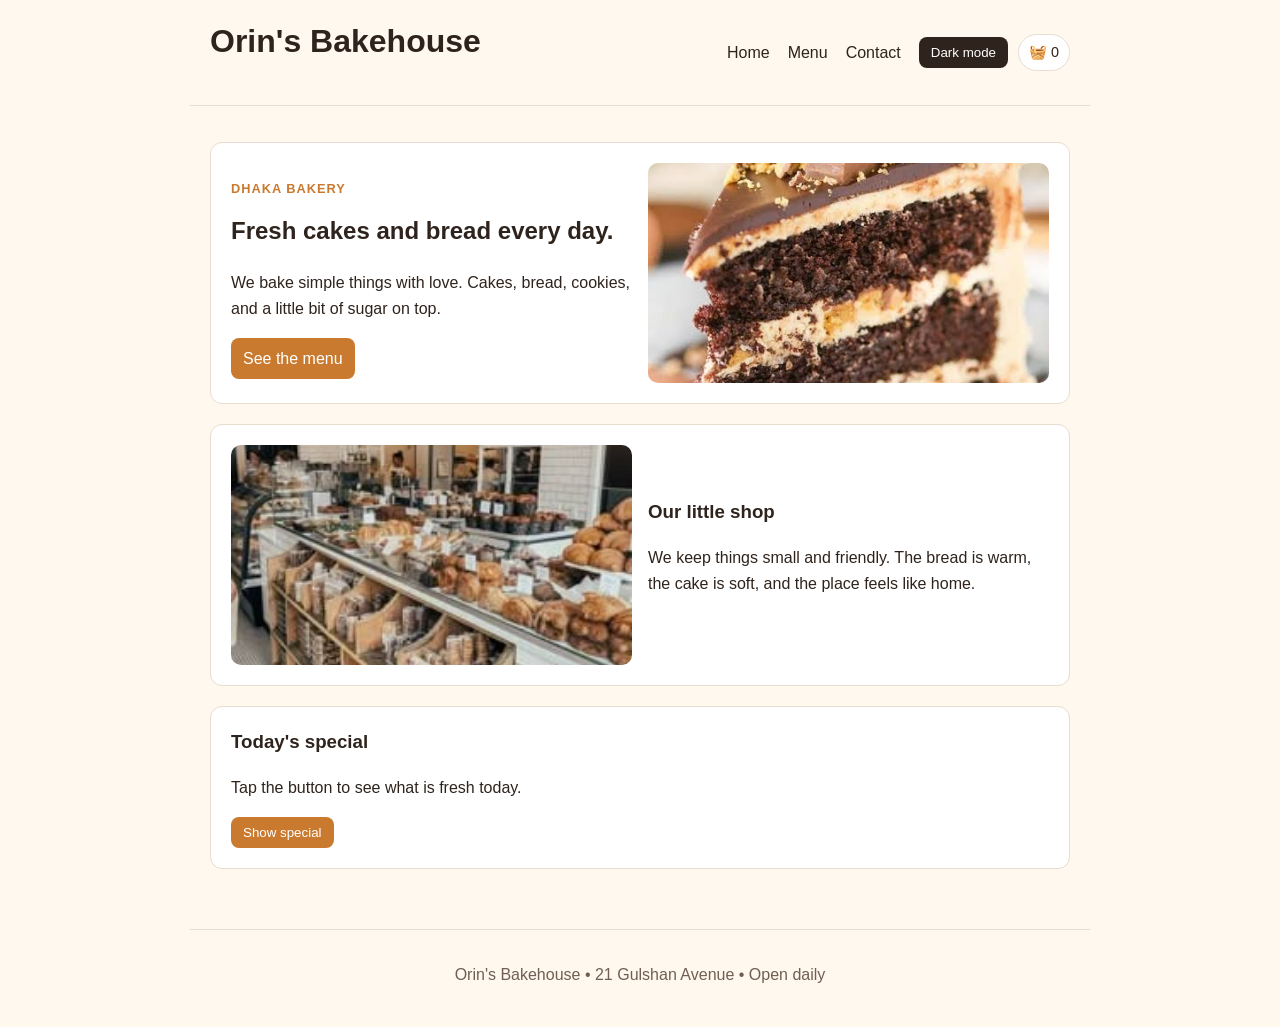
<file: index.html>
<!DOCTYPE html>
<html lang="en">
<head>
  <meta charset="UTF-8">
  <meta name="viewport" content="width=device-width, initial-scale=1.0">
  <title>Orin's Bakehouse</title>
  <link rel="stylesheet" href="style.css">
</head>
<body>
  <header>
    <h1>Orin's Bakehouse</h1>
    <nav>
      <a href="index.html">Home</a>
      <a href="products.html">Menu</a>
      <a href="contact.html">Contact</a>
      <button class="theme-toggle" onclick="toggleTheme()">Dark mode</button>
      <span class="cart-badge">🧺 <span id="cartCount">0</span></span>
    </nav>
  </header>

  <main>
    <section class="box">
      <div>
        <p class="small">Dhaka bakery</p>
        <h2>Fresh cakes and bread every day.</h2>
        <p>We bake simple things with love. Cakes, bread, cookies, and a little bit of sugar on top.</p>
        <a class="btn" href="products.html">See the menu</a>
      </div>
      <img src="frosted layer cake close up.jpg" alt="Cake on a table">
    </section>

    <section class="box">
      <img src="bakery-interior.jpg" alt="Inside the bakery">
      <div>
        <h3>Our little shop</h3>
        <p>We keep things small and friendly. The bread is warm, the cake is soft, and the place feels like home.</p>
      </div>
    </section>

    <section class="box special">
      <div>
        <h3>Today's special</h3>
        <p>Tap the button to see what is fresh today.</p>
        <button id="specialBtn" onclick="revealSpecial()">Show special</button>
      </div>
      <div id="specialBox" class="hidden">
        <img src="daily-special.jpg" alt="Pistachio rose cake">
        <p><strong>Pistachio Rose Cake</strong><br>Soft cake with rose flavor and a light glaze.</p>
      </div>
    </section>
  </main>

  <footer>
    <p>Orin's Bakehouse • 21 Gulshan Avenue • Open daily</p>
  </footer>

  <script src="script.js"></script>
</body>
</html>
</file>
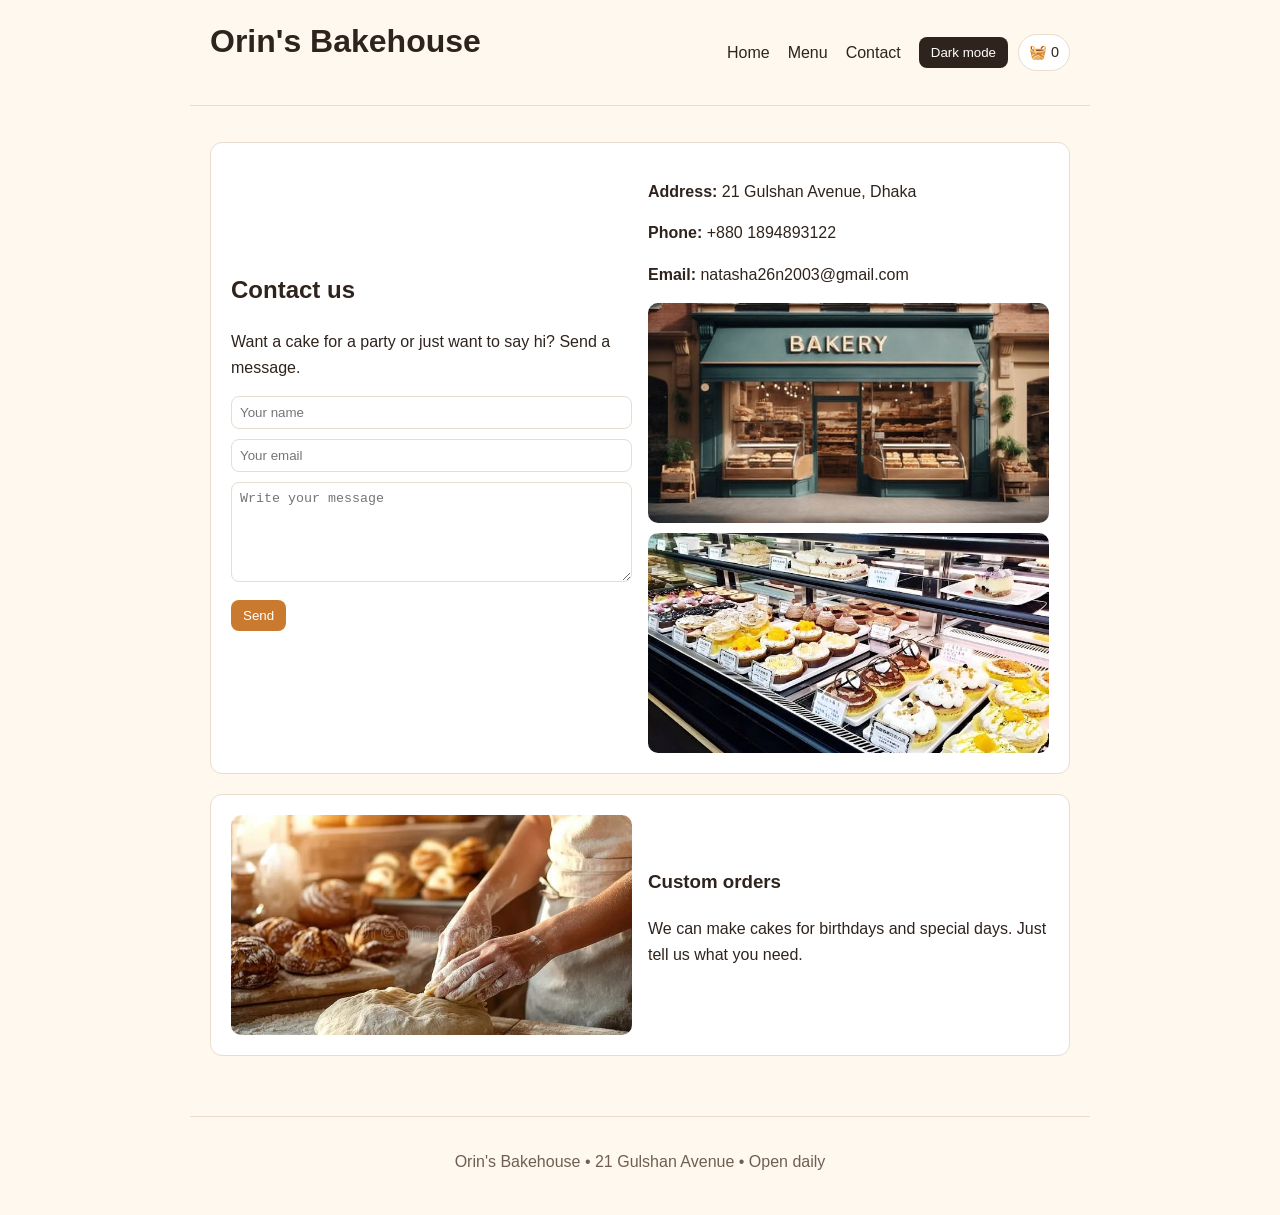
<file: contact.html>
<!DOCTYPE html>
<html lang="en">
<head>
  <meta charset="UTF-8">
  <meta name="viewport" content="width=device-width, initial-scale=1.0">
  <title>Contact - Orin's Bakehouse</title>
  <link rel="stylesheet" href="style.css">
</head>
<body>
  <header>
    <h1>Orin's Bakehouse</h1>
    <nav>
      <a href="index.html">Home</a>
      <a href="products.html">Menu</a>
      <a href="contact.html">Contact</a>
      <button class="theme-toggle" onclick="toggleTheme()">Dark mode</button>
      <span class="cart-badge">🧺 <span id="cartCount">0</span></span>
    </nav>
  </header>

  <main>
    <section class="box">
      <div>
        <h2>Contact us</h2>
        <p>Want a cake for a party or just want to say hi? Send a message.</p>
        <form id="contactForm">
          <input type="text" id="nameInput" placeholder="Your name">
          <input type="email" id="emailInput" placeholder="Your email">
          <textarea id="messageInput" placeholder="Write your message"></textarea>
          <button type="button" onclick="sendMessage()">Send</button>
          <p id="formStatus" class="form-status"></p>
        </form>
      </div>
      <div>
        <p><strong>Address:</strong> 21 Gulshan Avenue, Dhaka</p>
        <p><strong>Phone:</strong> +880 1894893122</p>
        <p><strong>Email:</strong> natasha26n2003@gmail.com</p>
        <img src="storefront.jpg" alt="Bakery storefront">
        <img src="counter.jpg" alt="Bakery counter" class="small-image">
      </div>
    </section>

    <section class="box">
      <img src="team-baking.jpg" alt="People baking in the bakery">
      <div>
        <h3>Custom orders</h3>
        <p>We can make cakes for birthdays and special days. Just tell us what you need.</p>
      </div>
    </section>
  </main>

  <footer>
    <p>Orin's Bakehouse • 21 Gulshan Avenue • Open daily</p>
  </footer>

  <script src="script.js"></script>
</body>
</html>
</file>
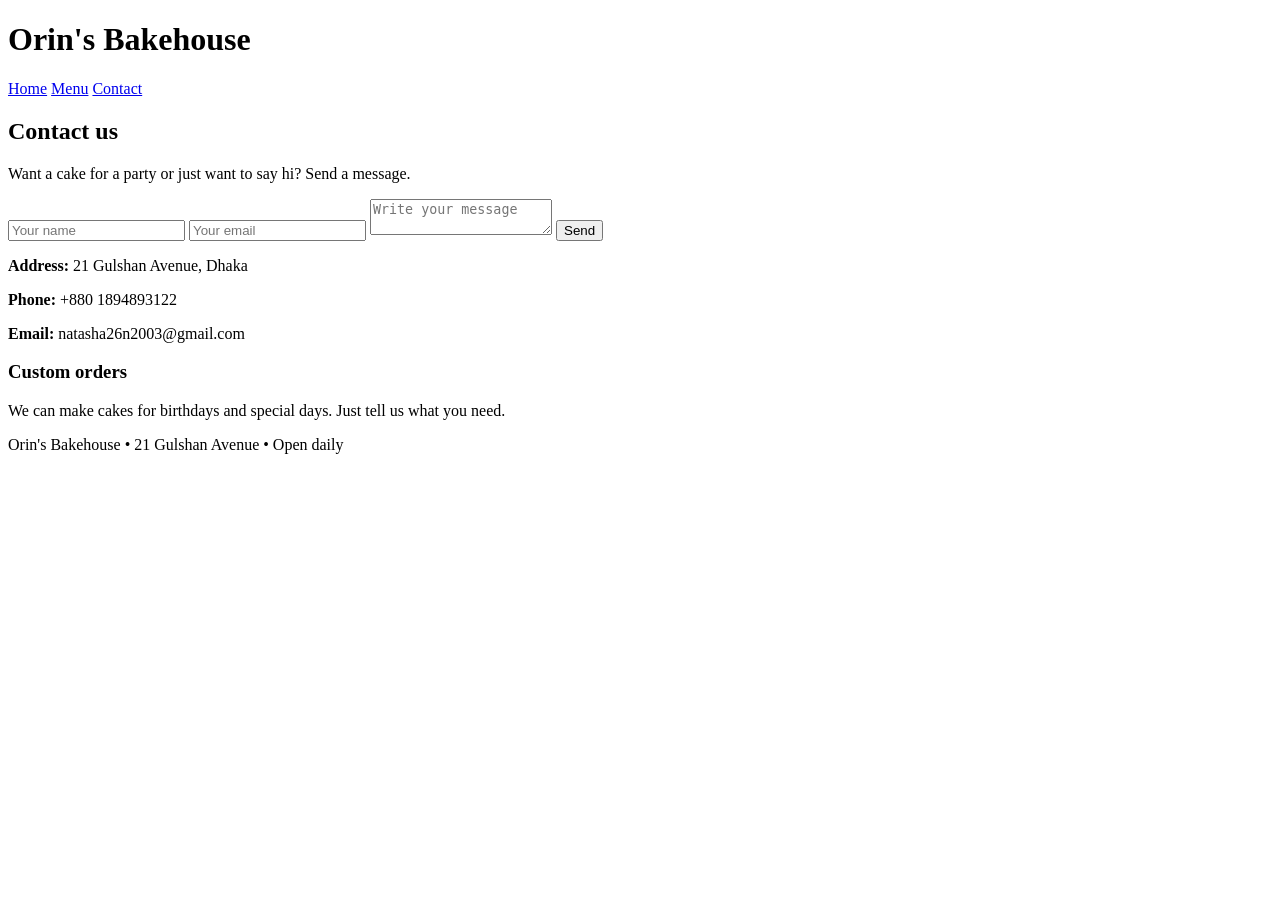
<file: initialContact.html>
<!DOCTYPE html>
<html lang="en">
<head>
    <meta charset="UTF-8">
    <meta name="viewport" content="width=device-width, initial-scale=1.0">
    <title>Orin's Bakehouse - Contact</title>
</head>
<body>
    <!-- Header -->
    <header>
        <h1>Orin's Bakehouse</h1>
        <nav>
            <a href="index.html">Home</a>
            <a href="products.html">Menu</a>
            <a href="contact.html">Contact</a>
        </nav>
    </header>

    <!-- Main Content -->
    <main>
        <!-- Contact Section -->
        <section>
            <h2>Contact us</h2>
            <p>Want a cake for a party or just want to say hi? Send a message.</p>
            
            <!-- Contact Form -->
            <form>
                <input type="text" placeholder="Your name">
                <input type="email" placeholder="Your email">
                <textarea placeholder="Write your message"></textarea>
                <button type="submit">Send</button>
            </form>

            <!-- Contact Info -->
            <div>
                <p><strong>Address:</strong> 21 Gulshan Avenue, Dhaka</p>
                <p><strong>Phone:</strong> +880 1894893122</p>
                <p><strong>Email:</strong> natasha26n2003@gmail.com</p>
            </div>
        </section>

        <!-- Custom Orders Section -->
        <section>
            <h3>Custom orders</h3>
            <p>We can make cakes for birthdays and special days. Just tell us what you need.</p>
        </section>
    </main>

    <!-- Footer -->
    <footer>
        <p>Orin's Bakehouse • 21 Gulshan Avenue • Open daily</p>
    </footer>
</body>
</html>
</file>
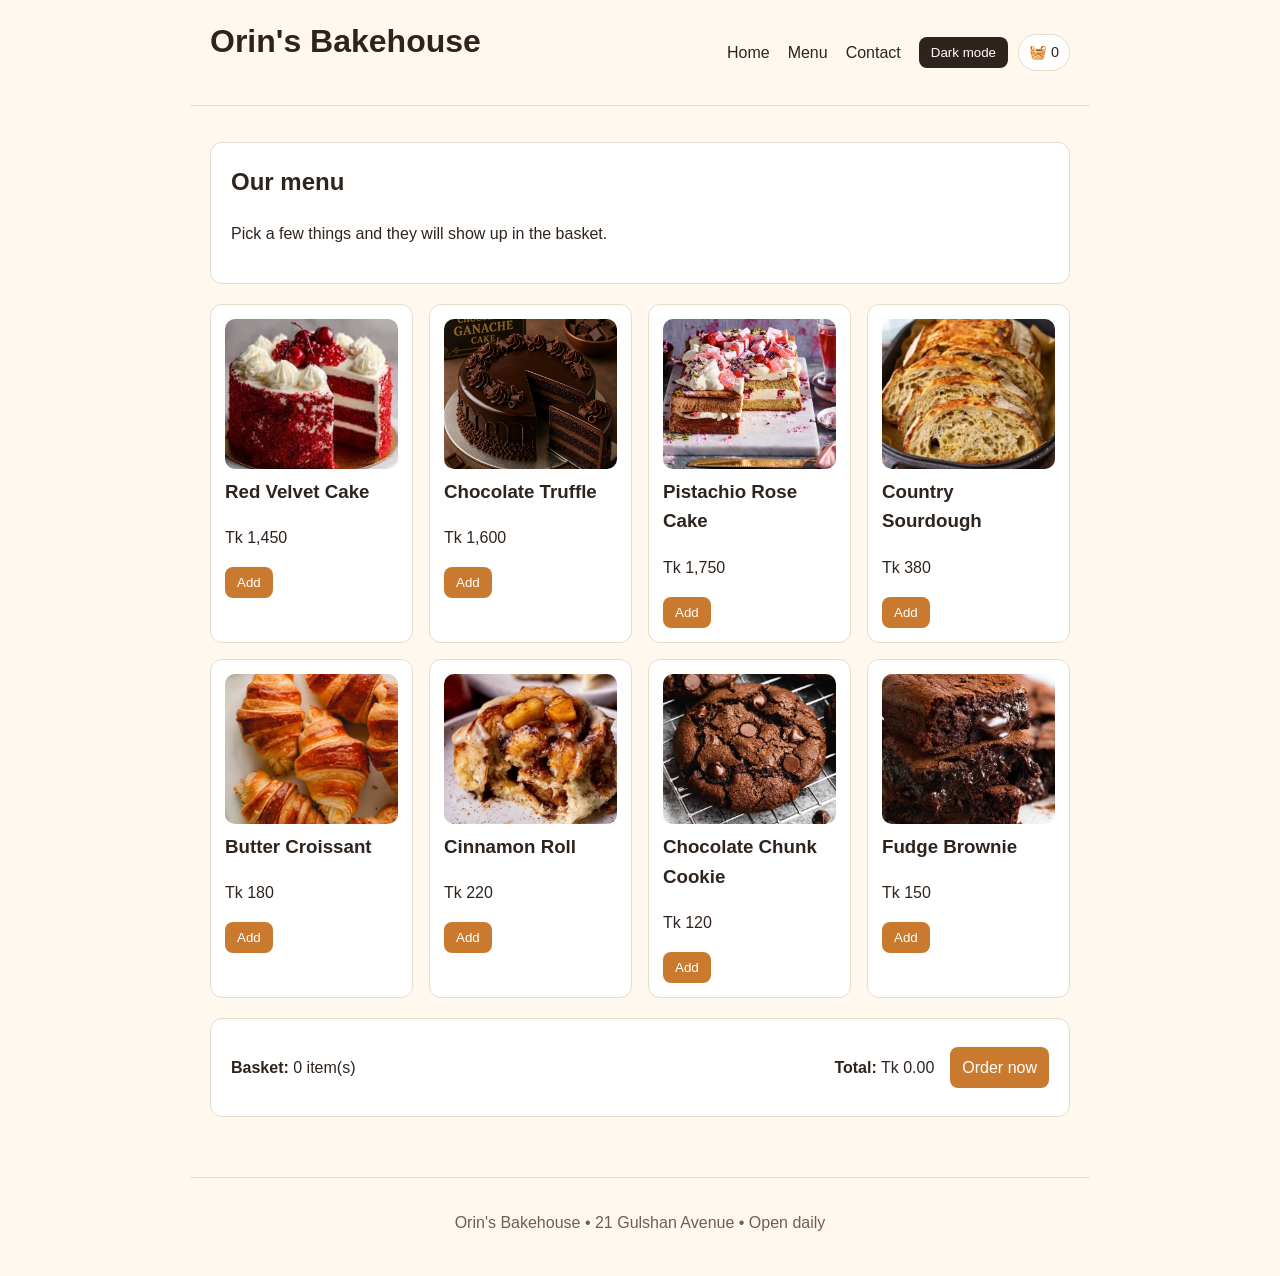
<file: products.html>
<!DOCTYPE html>
<html lang="en">
<head>
  <meta charset="UTF-8">
  <meta name="viewport" content="width=device-width, initial-scale=1.0">
  <title>Menu - Orin's Bakehouse</title>
  <link rel="stylesheet" href="style.css">
</head>
<body>
  <header>
    <h1>Orin's Bakehouse</h1>
    <nav>
      <a href="index.html">Home</a>
      <a href="products.html">Menu</a>
      <a href="contact.html">Contact</a>
      <button class="theme-toggle" onclick="toggleTheme()">Dark mode</button>
      <span class="cart-badge">🧺 <span id="cartCount">0</span></span>
    </nav>
  </header>

  <main>
    <section class="box">
      <div>
        <h2>Our menu</h2>
        <p>Pick a few things and they will show up in the basket.</p>
      </div>
    </section>

    <section class="grid">
      <article class="card">
        <img src="red-velvet-cake.jpg" alt="Red velvet cake">
        <h3>Red Velvet Cake</h3>
        <p>Tk 1,450</p>
        <button onclick="addToCart('Red Velvet Cake', 1450)">Add</button>
      </article>
      <article class="card">
        <img src="chocolate-truffle-cake.jpg" alt="Chocolate truffle cake">
        <h3>Chocolate Truffle</h3>
        <p>Tk 1,600</p>
        <button onclick="addToCart('Chocolate Truffle Cake', 1600)">Add</button>
      </article>
      <article class="card">
        <img src="pistachio-rose-cake.jpg" alt="Pistachio rose cake">
        <h3>Pistachio Rose Cake</h3>
        <p>Tk 1,750</p>
        <button onclick="addToCart('Pistachio Rose Cake', 1750)">Add</button>
      </article>
      <article class="card">
        <img src="sourdough-bread.jpg" alt="Sourdough bread">
        <h3>Country Sourdough</h3>
        <p>Tk 380</p>
        <button onclick="addToCart('Country Sourdough', 380)">Add</button>
      </article>
      <article class="card">
        <img src="butter-croissant.jpg" alt="Butter croissant">
        <h3>Butter Croissant</h3>
        <p>Tk 180</p>
        <button onclick="addToCart('Butter Croissant', 180)">Add</button>
      </article>
      <article class="card">
        <img src="cinnamon-roll.jpg" alt="Cinnamon roll">
        <h3>Cinnamon Roll</h3>
        <p>Tk 220</p>
        <button onclick="addToCart('Cinnamon Roll', 220)">Add</button>
      </article>
      <article class="card">
        <img src="chocolate-chunk-cookie.jpg" alt="Chocolate chunk cookie">
        <h3>Chocolate Chunk Cookie</h3>
        <p>Tk 120</p>
        <button onclick="addToCart('Chocolate Chunk Cookie', 120)">Add</button>
      </article>
      <article class="card">
        <img src="fudge-brownie.jpg" alt="Fudge brownie">
        <h3>Fudge Brownie</h3>
        <p>Tk 150</p>
        <button onclick="addToCart('Fudge Brownie', 150)">Add</button>
      </article>
    </section>

    <section class="box summary">
      <p><strong>Basket:</strong> <span id="cartCountSummary">0</span> item(s)</p>
      <p><strong>Total:</strong> Tk <span id="cartTotal">0.00</span></p>
      <a class="btn" href="contact.html">Order now</a>
    </section>
  </main>

  <footer>
    <p>Orin's Bakehouse • 21 Gulshan Avenue • Open daily</p>
  </footer>

  <script src="script.js"></script>
</body>
</html>
</file>
<file: style.css>
:root {
  --bg: #fff8ee;
  --card: #ffffff;
  --text: #2f241d;
  --muted: #6f5f52;
  --accent: #c97a2f;
  --accent-dark: #8f5620;
  --border: #e8dccf;
}

[data-theme="dark"] {
  --bg: #221a15;
  --card: #2e241d;
  --text: #f7efe7;
  --muted: #d8c2a3;
  --accent: #e3a24f;
  --accent-dark: #f6c36c;
  --border: #4a3b2f;
}

* { box-sizing: border-box; }
body {
  margin: 0;
  font-family: Arial, sans-serif;
  background: var(--bg);
  color: var(--text);
  line-height: 1.6;
}

header, main, footer {
  max-width: 900px;
  margin: 0 auto;
  padding: 16px 20px;
}

header {
  display: flex;
  justify-content: space-between;
  align-items: center;
  gap: 12px;
  border-bottom: 1px solid var(--border);
}

nav { display: flex; align-items: center; gap: 10px; flex-wrap: wrap; }
nav a { color: var(--text); text-decoration: none; margin-right: 8px; }

h1, h2, h3 { margin-top: 0; }
img { width: 100%; display: block; border-radius: 10px; }

.box {
  background: var(--card);
  border: 1px solid var(--border);
  border-radius: 12px;
  padding: 20px;
  margin: 20px 0;
  display: grid;
  gap: 16px;
  grid-template-columns: 1fr 1fr;
  align-items: center;
}

.box img { height: 220px; object-fit: cover; }
.small { color: var(--accent); text-transform: uppercase; letter-spacing: 1px; font-size: 0.8em; font-weight: bold; }
.btn, button {
  display: inline-block;
  background: var(--accent);
  color: white;
  border: none;
  padding: 8px 12px;
  border-radius: 8px;
  text-decoration: none;
  cursor: pointer;
}
.btn:hover, button:hover { background: var(--accent-dark); }
.theme-toggle { background: var(--text); color: var(--card); }
.cart-badge {
  background: var(--card);
  border: 1px solid var(--border);
  padding: 6px 10px;
  border-radius: 999px;
  font-size: 0.9em;
}

.grid {
  display: grid;
  grid-template-columns: repeat(auto-fit, minmax(200px, 1fr));
  gap: 16px;
  margin: 20px 0;
}
.card {
  background: var(--card);
  border: 1px solid var(--border);
  border-radius: 12px;
  padding: 14px;
}
.card img { height: 150px; object-fit: cover; margin-bottom: 8px; }
.summary {
  grid-template-columns: 1fr auto auto;
  align-items: center;
}

form input, form textarea {
  width: 100%;
  padding: 8px;
  margin-bottom: 10px;
  border: 1px solid var(--border);
  border-radius: 8px;
  background: var(--card);
  color: var(--text);
}
form textarea { min-height: 100px; }
.small-image { margin-top: 10px; height: 120px; object-fit: cover; }
.form-status { margin-top: 8px; font-size: 0.9em; }
.hidden { display: none; }

footer {
  text-align: center;
  color: var(--muted);
  padding-bottom: 24px;
  border-top: 1px solid var(--border);
  margin-top: 24px;
}

.toast {
  position: fixed;
  bottom: 20px;
  left: 50%;
  transform: translateX(-50%);
  background: var(--text);
  color: var(--card);
  padding: 10px 14px;
  border-radius: 999px;
  opacity: 0;
  pointer-events: none;
  transition: opacity 0.2s ease;
}
.toast.show { opacity: 1; }

@media (max-width: 700px) {
  header, .box, .summary { grid-template-columns: 1fr; display: grid; }
  header { justify-content: start; }
  nav { gap: 6px; }
}
</file>
